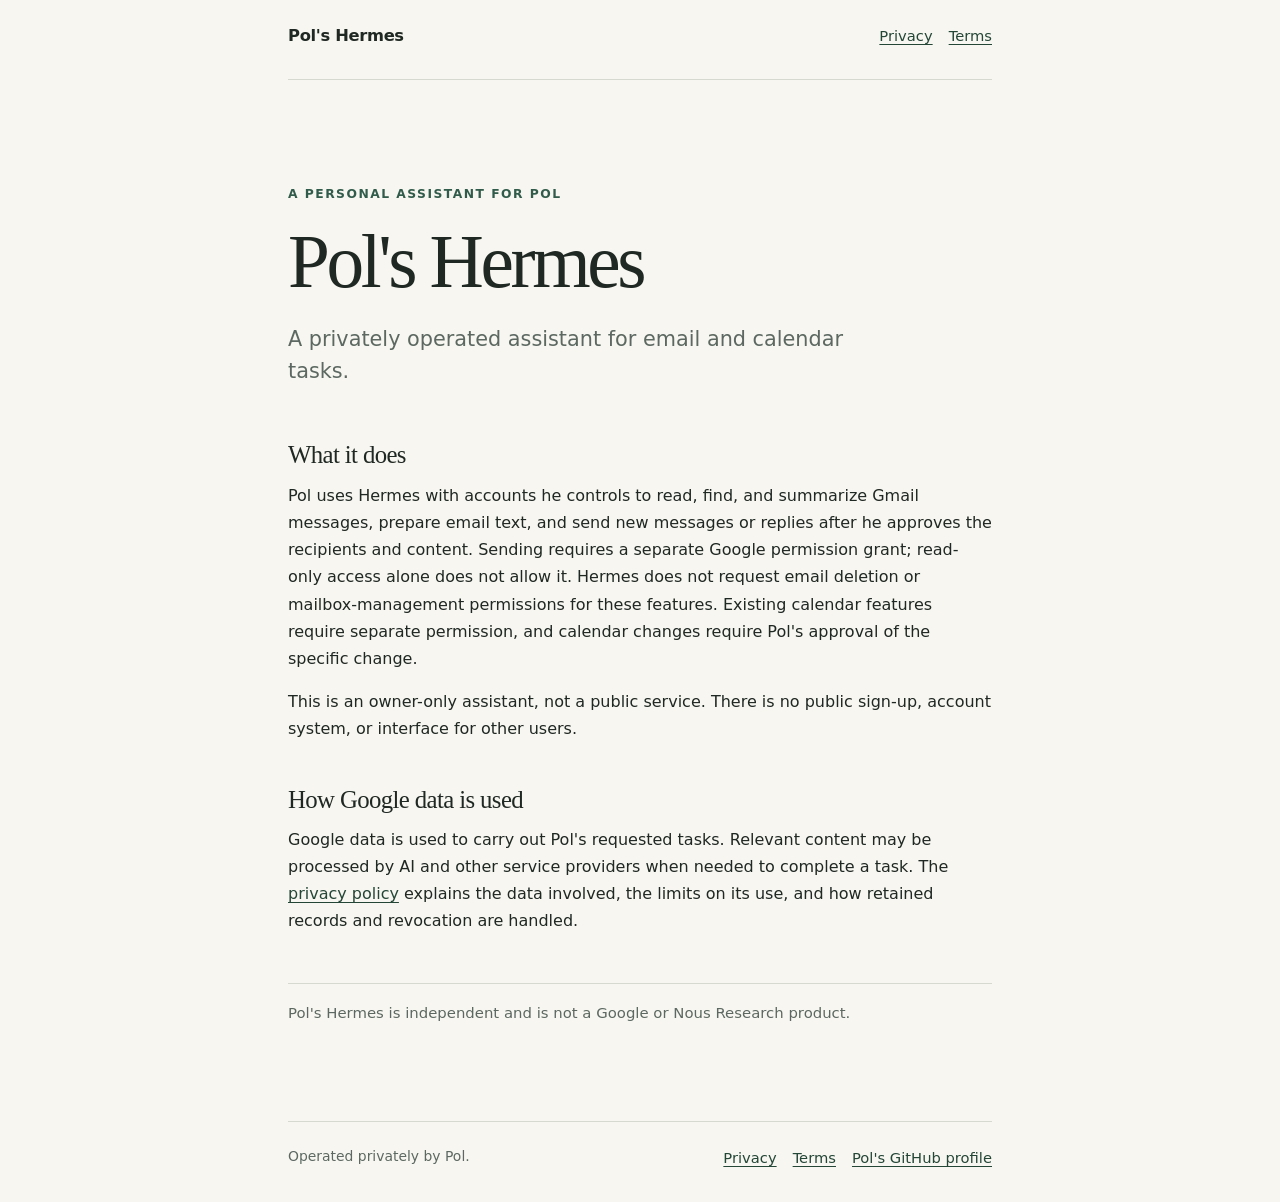
<file: index.html>
<!doctype html>
<html lang="en">
<head>
  <meta charset="utf-8">
  <meta name="viewport" content="width=device-width, initial-scale=1">
  <meta name="description" content="Information about Pol's privately operated email and calendar assistant.">
  <title>Pol's Hermes — personal email and calendar assistant</title>
  <link rel="stylesheet" href="styles.css">
</head>
<body>
  <a class="skip-link" href="#main">Skip to content</a>
  <header class="site-header">
    <a class="wordmark" href="index.html" aria-label="Pol's Hermes home">Pol's Hermes</a>
    <nav aria-label="Main navigation">
      <a href="privacy.html">Privacy</a>
      <a href="terms.html">Terms</a>
    </nav>
  </header>

  <main id="main" class="page-content">
    <p class="eyebrow">A personal assistant for Pol</p>
    <h1>Pol's Hermes</h1>
    <p class="lede">A privately operated assistant for email and calendar tasks.</p>

    <section aria-labelledby="about-heading">
      <h2 id="about-heading">What it does</h2>
      <p>Pol uses Hermes with accounts he controls to read, find, and summarize Gmail messages, prepare email text, and send new messages or replies after he approves the recipients and content. Sending requires a separate Google permission grant; read-only access alone does not allow it. Hermes does not request email deletion or mailbox-management permissions for these features. Existing calendar features require separate permission, and calendar changes require Pol's approval of the specific change.</p>
      <p>This is an owner-only assistant, not a public service. There is no public sign-up, account system, or interface for other users.</p>
    </section>

    <section aria-labelledby="data-heading">
      <h2 id="data-heading">How Google data is used</h2>
      <p>Google data is used to carry out Pol's requested tasks. Relevant content may be processed by AI and other service providers when needed to complete a task. The <a href="privacy.html">privacy policy</a> explains the data involved, the limits on its use, and how retained records and revocation are handled.</p>
    </section>

    <p class="notice">Pol's Hermes is independent and is not a Google or Nous Research product.</p>
  </main>

  <footer class="site-footer">
    <p>Operated privately by Pol.</p>
    <nav aria-label="Footer navigation">
      <a href="privacy.html">Privacy</a>
      <a href="terms.html">Terms</a>
      <a href="https://github.com/polmonta" rel="noreferrer">Pol's GitHub profile</a>
    </nav>
  </footer>
</body>
</html>
</file>
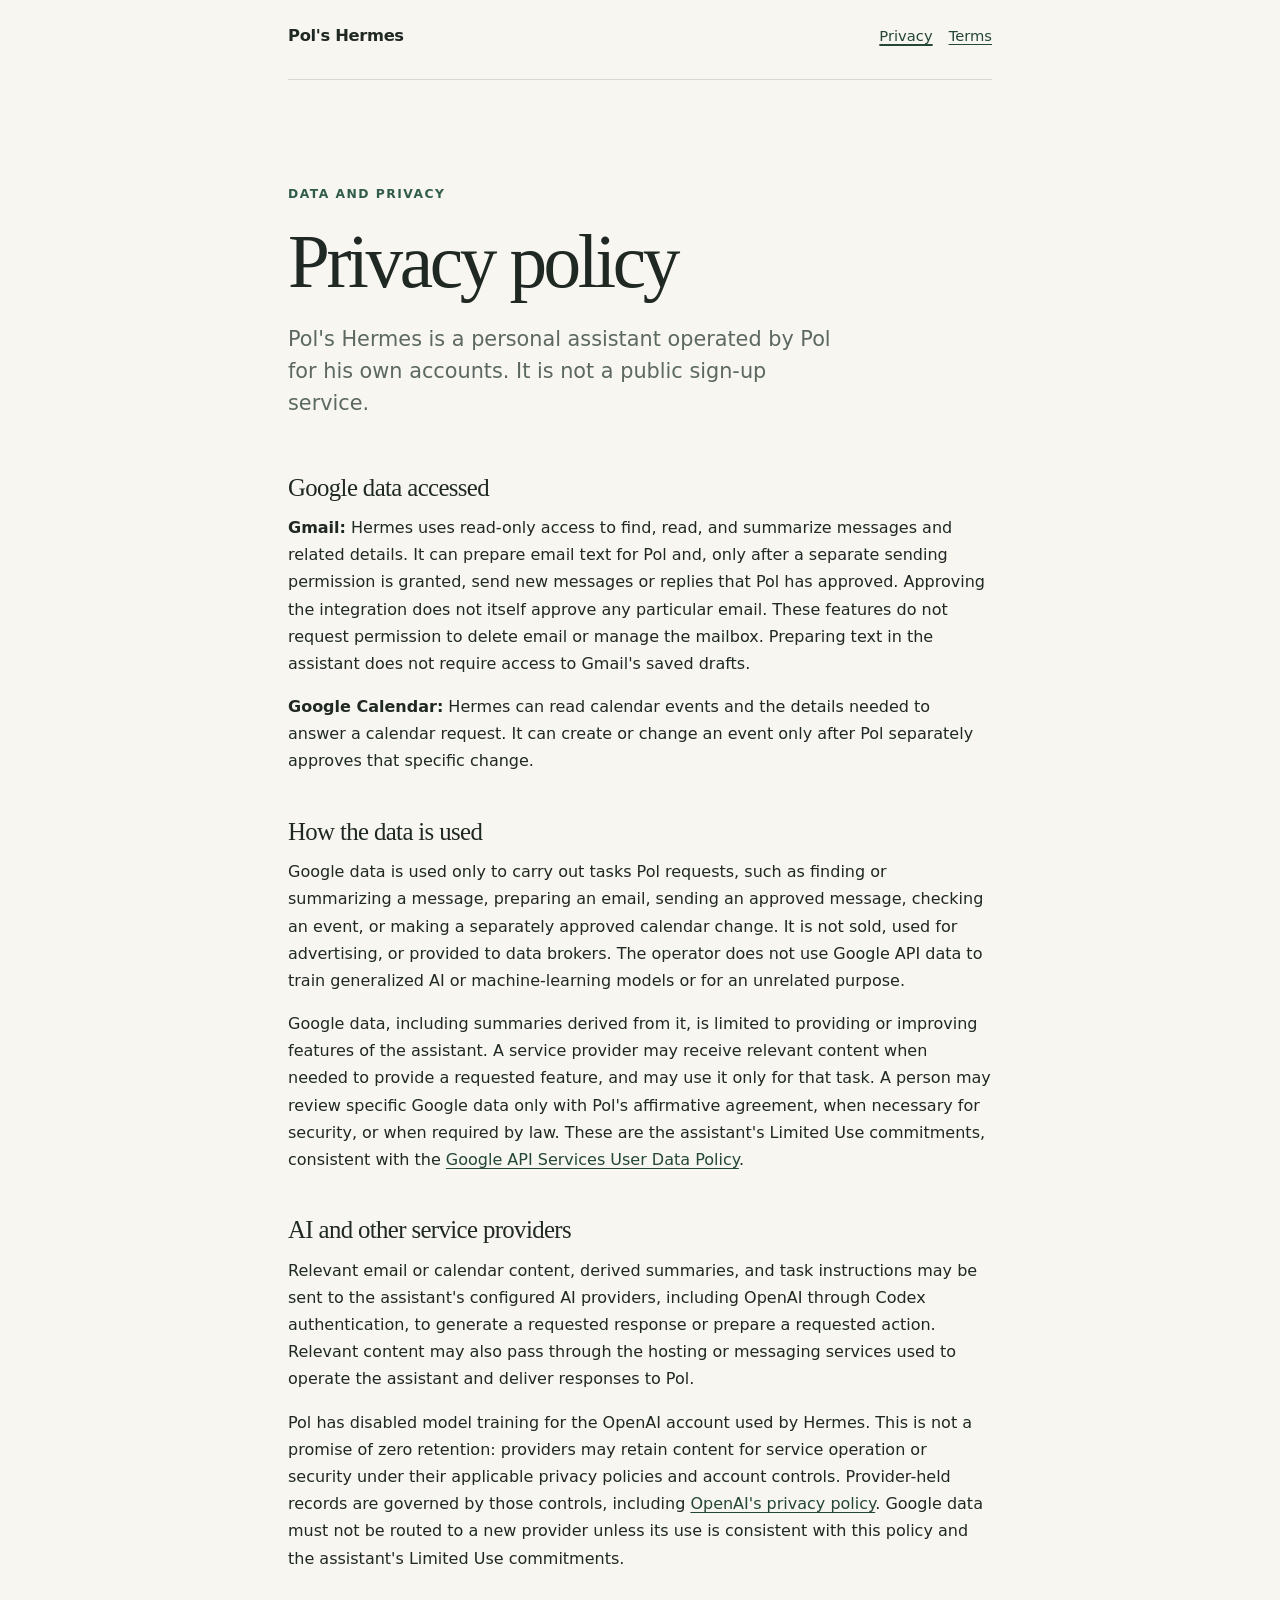
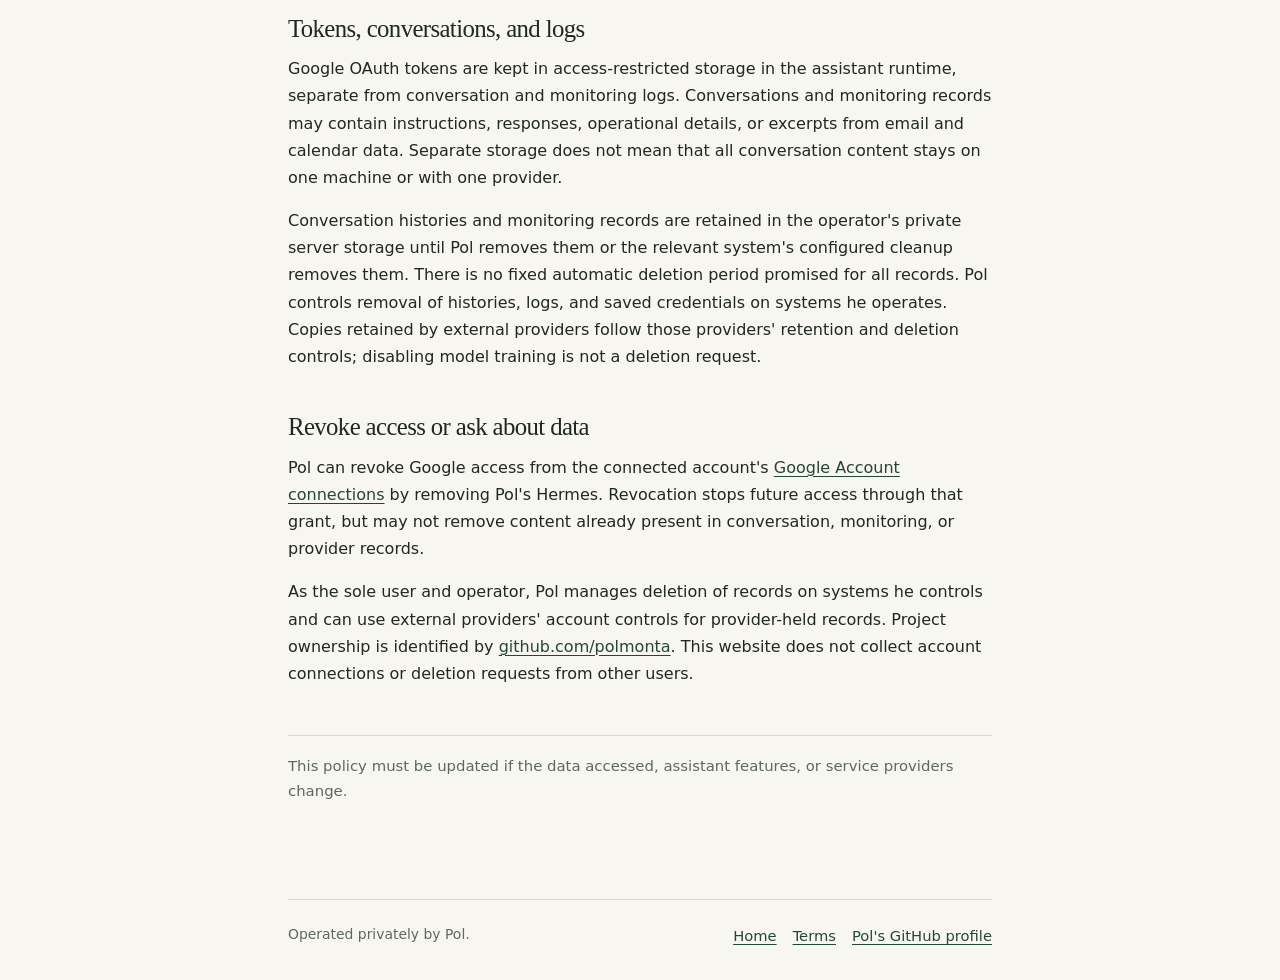
<file: privacy.html>
<!doctype html>
<html lang="en">
<head>
  <meta charset="utf-8">
  <meta name="viewport" content="width=device-width, initial-scale=1">
  <meta name="description" content="How Pol's Hermes handles Google account data for private email and calendar tasks.">
  <title>Privacy — Pol's Hermes</title>
  <link rel="stylesheet" href="styles.css">
</head>
<body>
  <a class="skip-link" href="#main">Skip to content</a>
  <header class="site-header">
    <a class="wordmark" href="index.html" aria-label="Pol's Hermes home">Pol's Hermes</a>
    <nav aria-label="Main navigation">
      <a href="privacy.html" aria-current="page">Privacy</a>
      <a href="terms.html">Terms</a>
    </nav>
  </header>

  <main id="main" class="page-content">
    <p class="eyebrow">Data and privacy</p>
    <h1>Privacy policy</h1>
    <p class="lede">Pol's Hermes is a personal assistant operated by Pol for his own accounts. It is not a public sign-up service.</p>

    <section aria-labelledby="data-accessed">
      <h2 id="data-accessed">Google data accessed</h2>
      <p><strong>Gmail:</strong> Hermes uses read-only access to find, read, and summarize messages and related details. It can prepare email text for Pol and, only after a separate sending permission is granted, send new messages or replies that Pol has approved. Approving the integration does not itself approve any particular email. These features do not request permission to delete email or manage the mailbox. Preparing text in the assistant does not require access to Gmail's saved drafts.</p>
      <p><strong>Google Calendar:</strong> Hermes can read calendar events and the details needed to answer a calendar request. It can create or change an event only after Pol separately approves that specific change.</p>
    </section>

    <section aria-labelledby="purpose">
      <h2 id="purpose">How the data is used</h2>
      <p>Google data is used only to carry out tasks Pol requests, such as finding or summarizing a message, preparing an email, sending an approved message, checking an event, or making a separately approved calendar change. It is not sold, used for advertising, or provided to data brokers. The operator does not use Google API data to train generalized AI or machine-learning models or for an unrelated purpose.</p>
      <p>Google data, including summaries derived from it, is limited to providing or improving features of the assistant. A service provider may receive relevant content when needed to provide a requested feature, and may use it only for that task. A person may review specific Google data only with Pol's affirmative agreement, when necessary for security, or when required by law. These are the assistant's Limited Use commitments, consistent with the <a href="https://developers.google.com/terms/api-services-user-data-policy" rel="noreferrer">Google API Services User Data Policy</a>.</p>
    </section>

    <section aria-labelledby="service-providers">
      <h2 id="service-providers">AI and other service providers</h2>
      <p>Relevant email or calendar content, derived summaries, and task instructions may be sent to the assistant's configured AI providers, including OpenAI through Codex authentication, to generate a requested response or prepare a requested action. Relevant content may also pass through the hosting or messaging services used to operate the assistant and deliver responses to Pol.</p>
      <p>Pol has disabled model training for the OpenAI account used by Hermes. This is not a promise of zero retention: providers may retain content for service operation or security under their applicable privacy policies and account controls. Provider-held records are governed by those controls, including <a href="https://openai.com/policies/privacy-policy/" rel="noreferrer">OpenAI's privacy policy</a>. Google data must not be routed to a new provider unless its use is consistent with this policy and the assistant's Limited Use commitments.</p>
    </section>

    <section aria-labelledby="storage-logs">
      <h2 id="storage-logs">Tokens, conversations, and logs</h2>
      <p>Google OAuth tokens are kept in access-restricted storage in the assistant runtime, separate from conversation and monitoring logs. Conversations and monitoring records may contain instructions, responses, operational details, or excerpts from email and calendar data. Separate storage does not mean that all conversation content stays on one machine or with one provider.</p>
      <p>Conversation histories and monitoring records are retained in the operator's private server storage until Pol removes them or the relevant system's configured cleanup removes them. There is no fixed automatic deletion period promised for all records. Pol controls removal of histories, logs, and saved credentials on systems he operates. Copies retained by external providers follow those providers' retention and deletion controls; disabling model training is not a deletion request.</p>
    </section>

    <section aria-labelledby="revoke">
      <h2 id="revoke">Revoke access or ask about data</h2>
      <p>Pol can revoke Google access from the connected account's <a href="https://myaccount.google.com/connections" rel="noreferrer">Google Account connections</a> by removing Pol's Hermes. Revocation stops future access through that grant, but may not remove content already present in conversation, monitoring, or provider records.</p>
      <p>As the sole user and operator, Pol manages deletion of records on systems he controls and can use external providers' account controls for provider-held records. Project ownership is identified by <a href="https://github.com/polmonta">github.com/polmonta</a>. This website does not collect account connections or deletion requests from other users.</p>
    </section>

    <p class="policy-note">This policy must be updated if the data accessed, assistant features, or service providers change.</p>
  </main>

  <footer class="site-footer">
    <p>Operated privately by Pol.</p>
    <nav aria-label="Footer navigation">
      <a href="index.html">Home</a>
      <a href="terms.html">Terms</a>
      <a href="https://github.com/polmonta" rel="noreferrer">Pol's GitHub profile</a>
    </nav>
  </footer>
</body>
</html>
</file>
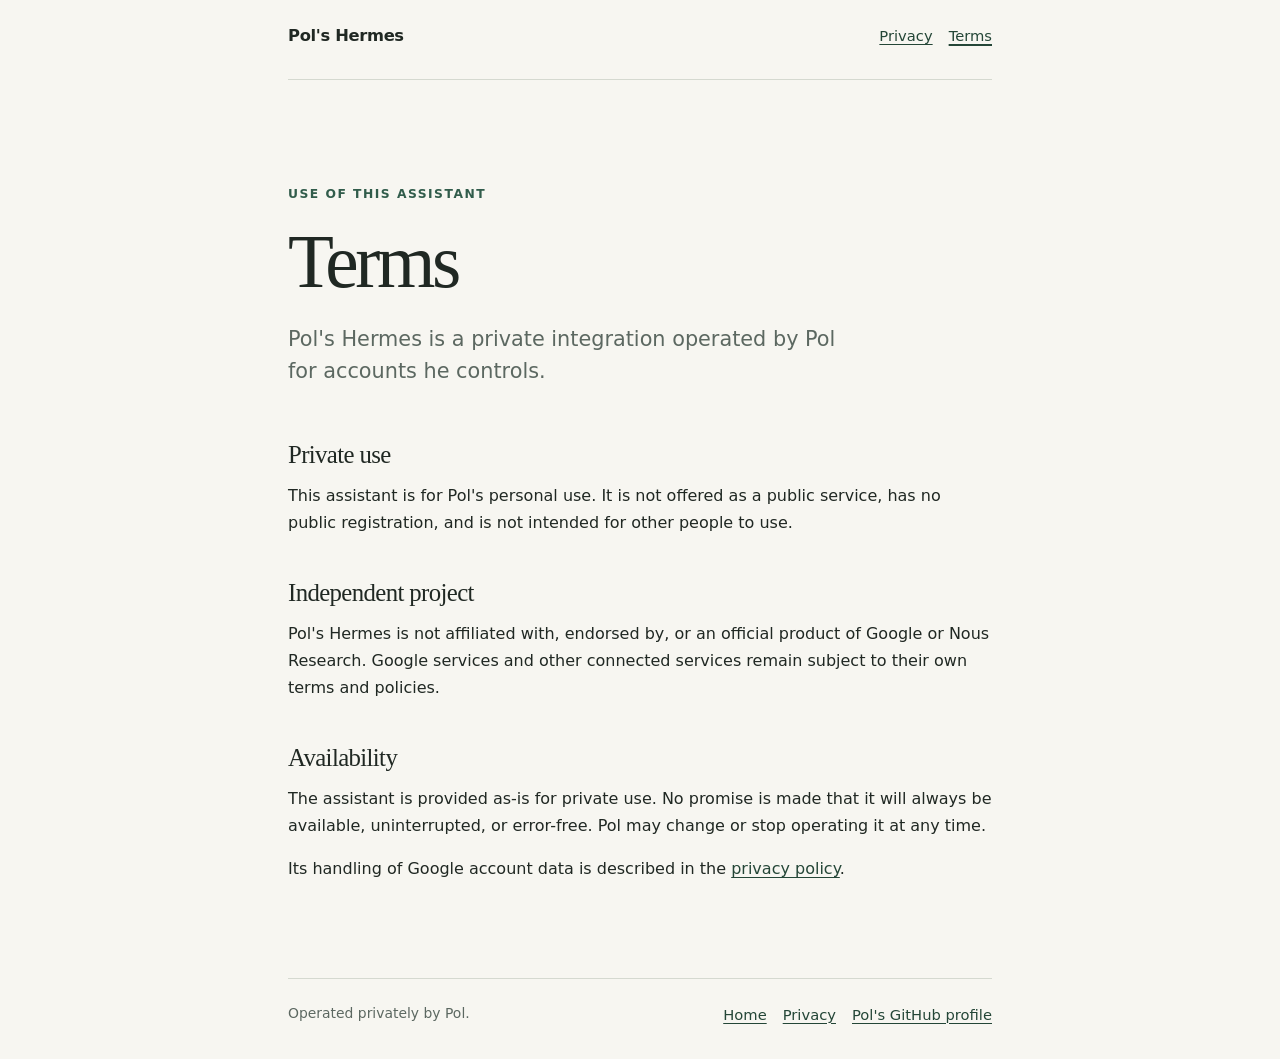
<file: terms.html>
<!doctype html>
<html lang="en">
<head>
  <meta charset="utf-8">
  <meta name="viewport" content="width=device-width, initial-scale=1">
  <meta name="description" content="Terms for Pol's private Hermes assistant integration.">
  <title>Terms — Pol's Hermes</title>
  <link rel="stylesheet" href="styles.css">
</head>
<body>
  <a class="skip-link" href="#main">Skip to content</a>
  <header class="site-header">
    <a class="wordmark" href="index.html" aria-label="Pol's Hermes home">Pol's Hermes</a>
    <nav aria-label="Main navigation">
      <a href="privacy.html">Privacy</a>
      <a href="terms.html" aria-current="page">Terms</a>
    </nav>
  </header>

  <main id="main" class="page-content">
    <p class="eyebrow">Use of this assistant</p>
    <h1>Terms</h1>
    <p class="lede">Pol's Hermes is a private integration operated by Pol for accounts he controls.</p>

    <section aria-labelledby="private-use">
      <h2 id="private-use">Private use</h2>
      <p>This assistant is for Pol's personal use. It is not offered as a public service, has no public registration, and is not intended for other people to use.</p>
    </section>

    <section aria-labelledby="independent">
      <h2 id="independent">Independent project</h2>
      <p>Pol's Hermes is not affiliated with, endorsed by, or an official product of Google or Nous Research. Google services and other connected services remain subject to their own terms and policies.</p>
    </section>

    <section aria-labelledby="availability">
      <h2 id="availability">Availability</h2>
      <p>The assistant is provided as-is for private use. No promise is made that it will always be available, uninterrupted, or error-free. Pol may change or stop operating it at any time.</p>
      <p>Its handling of Google account data is described in the <a href="privacy.html">privacy policy</a>.</p>
    </section>
  </main>

  <footer class="site-footer">
    <p>Operated privately by Pol.</p>
    <nav aria-label="Footer navigation">
      <a href="index.html">Home</a>
      <a href="privacy.html">Privacy</a>
      <a href="https://github.com/polmonta" rel="noreferrer">Pol's GitHub profile</a>
    </nav>
  </footer>
</body>
</html>
</file>
<file: styles.css>
:root {
  color-scheme: light;
  --paper: #f7f6f1;
  --ink: #202823;
  --muted: #5c6861;
  --line: #d5d9d0;
  --accent: #315c4b;
  --accent-dark: #244637;
  --content-width: 44rem;
}

* {
  box-sizing: border-box;
}

html {
  scroll-behavior: smooth;
}

body {
  min-width: 18rem;
  margin: 0;
  background: var(--paper);
  color: var(--ink);
  font-family: system-ui, -apple-system, BlinkMacSystemFont, "Segoe UI", sans-serif;
  font-size: 1rem;
  line-height: 1.7;
}

a {
  color: var(--accent-dark);
  text-decoration-thickness: 0.08em;
  text-underline-offset: 0.18em;
}

a:hover {
  color: var(--ink);
}

a:focus-visible {
  outline: 0.18rem solid var(--accent);
  outline-offset: 0.2rem;
}

.skip-link {
  position: absolute;
  top: 0.5rem;
  left: 0.75rem;
  z-index: 1;
  padding: 0.35rem 0.65rem;
  transform: translateY(-160%);
  background: var(--paper);
}

.skip-link:focus {
  transform: translateY(0);
}

.site-header,
.site-footer {
  display: flex;
  align-items: baseline;
  justify-content: space-between;
  gap: 1.25rem;
  width: min(calc(100% - 3rem), var(--content-width));
  margin-inline: auto;
}

.site-header {
  min-height: 5rem;
  padding-block: 1.35rem;
  border-bottom: 1px solid var(--line);
}

.wordmark {
  color: var(--ink);
  font-size: 1.02rem;
  font-weight: 650;
  letter-spacing: -0.02em;
  text-decoration: none;
}

nav {
  display: flex;
  flex-wrap: wrap;
  gap: 1rem;
  font-size: 0.92rem;
}

nav a[aria-current="page"] {
  text-decoration-thickness: 0.16em;
}

.page-content {
  width: min(calc(100% - 3rem), var(--content-width));
  margin: 0 auto;
  padding-block: clamp(3.75rem, 9vw, 6.5rem) 5rem;
}

.eyebrow {
  margin: 0 0 0.9rem;
  color: var(--accent);
  font-size: 0.77rem;
  font-weight: 700;
  letter-spacing: 0.12em;
  text-transform: uppercase;
}

h1,
h2 {
  color: var(--ink);
  font-family: Georgia, "Times New Roman", serif;
  font-weight: 500;
  line-height: 1.14;
}

h1 {
  max-width: 12ch;
  margin: 0;
  font-size: clamp(2.7rem, 9vw, 4.7rem);
  letter-spacing: -0.045em;
}

h2 {
  margin: 0 0 0.75rem;
  font-size: 1.55rem;
  letter-spacing: -0.025em;
}

.lede {
  max-width: 35rem;
  margin: 1.1rem 0 3.4rem;
  color: var(--muted);
  font-size: clamp(1.1rem, 2vw, 1.3rem);
  line-height: 1.55;
}

section {
  margin-top: 2.7rem;
}

section p {
  margin: 0 0 1rem;
}

.notice,
.policy-note {
  margin-top: 3rem;
  padding-top: 1.1rem;
  border-top: 1px solid var(--line);
  color: var(--muted);
  font-size: 0.93rem;
}

.site-footer {
  align-items: flex-start;
  padding-block: 1.4rem 2rem;
  border-top: 1px solid var(--line);
  color: var(--muted);
  font-size: 0.87rem;
}

.site-footer p {
  margin: 0;
}

.site-footer nav {
  justify-content: flex-end;
  gap: 0.55rem 1rem;
}

@media (max-width: 34rem) {
  .site-header,
  .site-footer {
    width: min(calc(100% - 2rem), var(--content-width));
  }

  .site-header {
    align-items: center;
  }

  .site-header nav {
    gap: 0.8rem;
  }

  .page-content {
    width: min(calc(100% - 2rem), var(--content-width));
    padding-top: 3.25rem;
  }

  .site-footer {
    flex-direction: column;
    gap: 0.8rem;
  }

  .site-footer nav {
    justify-content: flex-start;
  }
}

@media (prefers-reduced-motion: reduce) {
  html {
    scroll-behavior: auto;
  }
}
</file>
